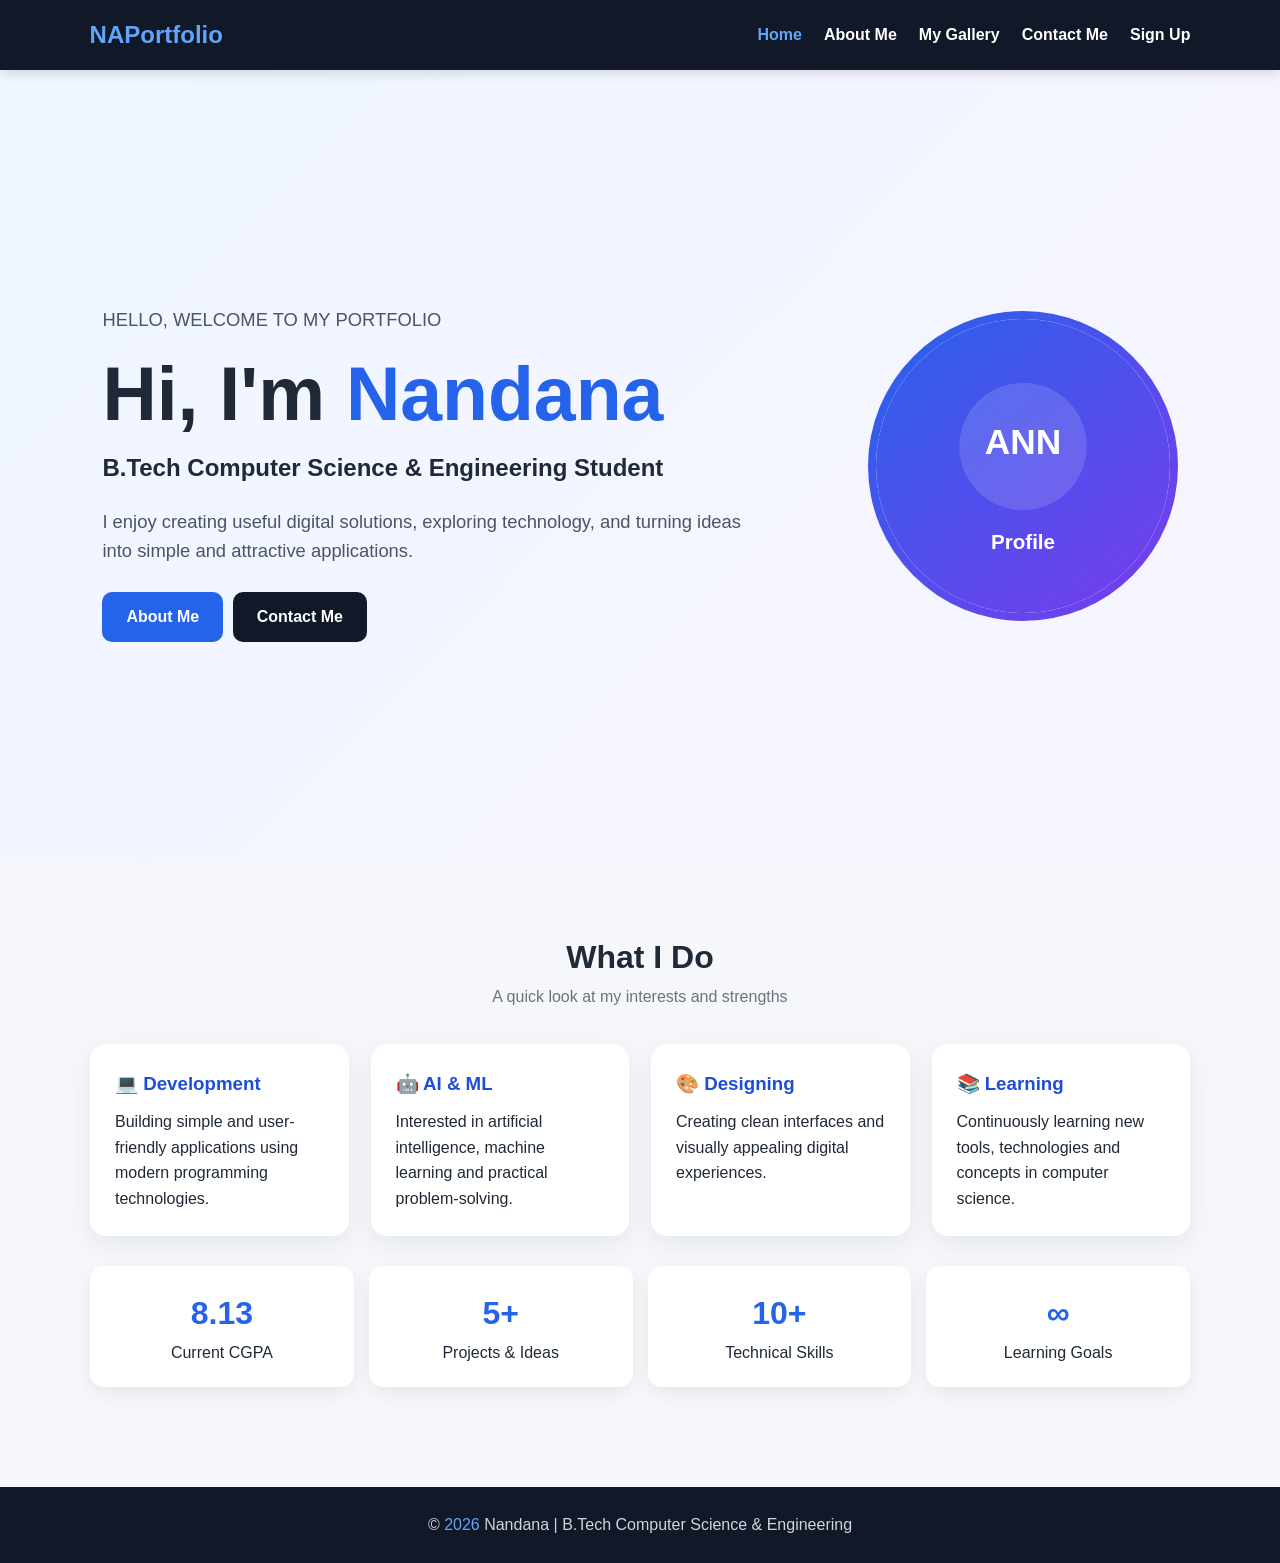
<file: index.html>
<!DOCTYPE html>
<html lang="en">
<head>
<meta charset="UTF-8">
<meta name="viewport" content="width=device-width, initial-scale=1.0">
<meta name="description" content="Nandana personal portfolio website">
<title>Home | Nandana</title>
<link rel="stylesheet" href="css/style.css">
</head>
<body>
<nav class="navbar">
<a class="logo" href="index.html">NA<span>Portfolio</span></a>
<ul class="nav-links">
<li><a class="active" href="index.html">Home</a></li><li><a class="" href="about.html">About Me</a></li><li><a class="" href="gallery.html">My Gallery</a></li><li><a class="" href="contact.html">Contact Me</a></li><li><a class="" href="signup.html">Sign Up</a></li>
</ul></nav>

<section class="hero">
<div class="hero-text">
<p>HELLO, WELCOME TO MY PORTFOLIO</p>
<h1>Hi, I'm <span>Nandana</span></h1>
<h2>B.Tech Computer Science & Engineering Student</h2>
<p>I enjoy creating useful digital solutions, exploring technology, and turning ideas into simple and attractive applications.</p>
<a class="btn" href="about.html">About Me</a>
<a class="btn secondary" href="contact.html">Contact Me</a>
</div>
<div class="hero-image">
<img src="images/profile.svg" alt="Profile illustration">
</div>
</section>
<section class="container">
<div class="section-title"><h2>What I Do</h2><p>A quick look at my interests and strengths</p></div>
<div class="cards">
<div class="card"><h3>💻 Development</h3><p>Building simple and user-friendly applications using modern programming technologies.</p></div>
<div class="card"><h3>🤖 AI & ML</h3><p>Interested in artificial intelligence, machine learning and practical problem-solving.</p></div>
<div class="card"><h3>🎨 Designing</h3><p>Creating clean interfaces and visually appealing digital experiences.</p></div>
<div class="card"><h3>📚 Learning</h3><p>Continuously learning new tools, technologies and concepts in computer science.</p></div>
</div>
<div class="stats">
<div class="stat"><strong>8.13</strong>Current CGPA</div>
<div class="stat"><strong>5+</strong>Projects & Ideas</div>
<div class="stat"><strong>10+</strong>Technical Skills</div>
<div class="stat"><strong>∞</strong>Learning Goals</div>
</div>
</section>

<footer>© <span class="year"></span> Nandana | B.Tech Computer Science & Engineering</footer>
<script src="js/script.js"></script>
</body>
</html>
</file>
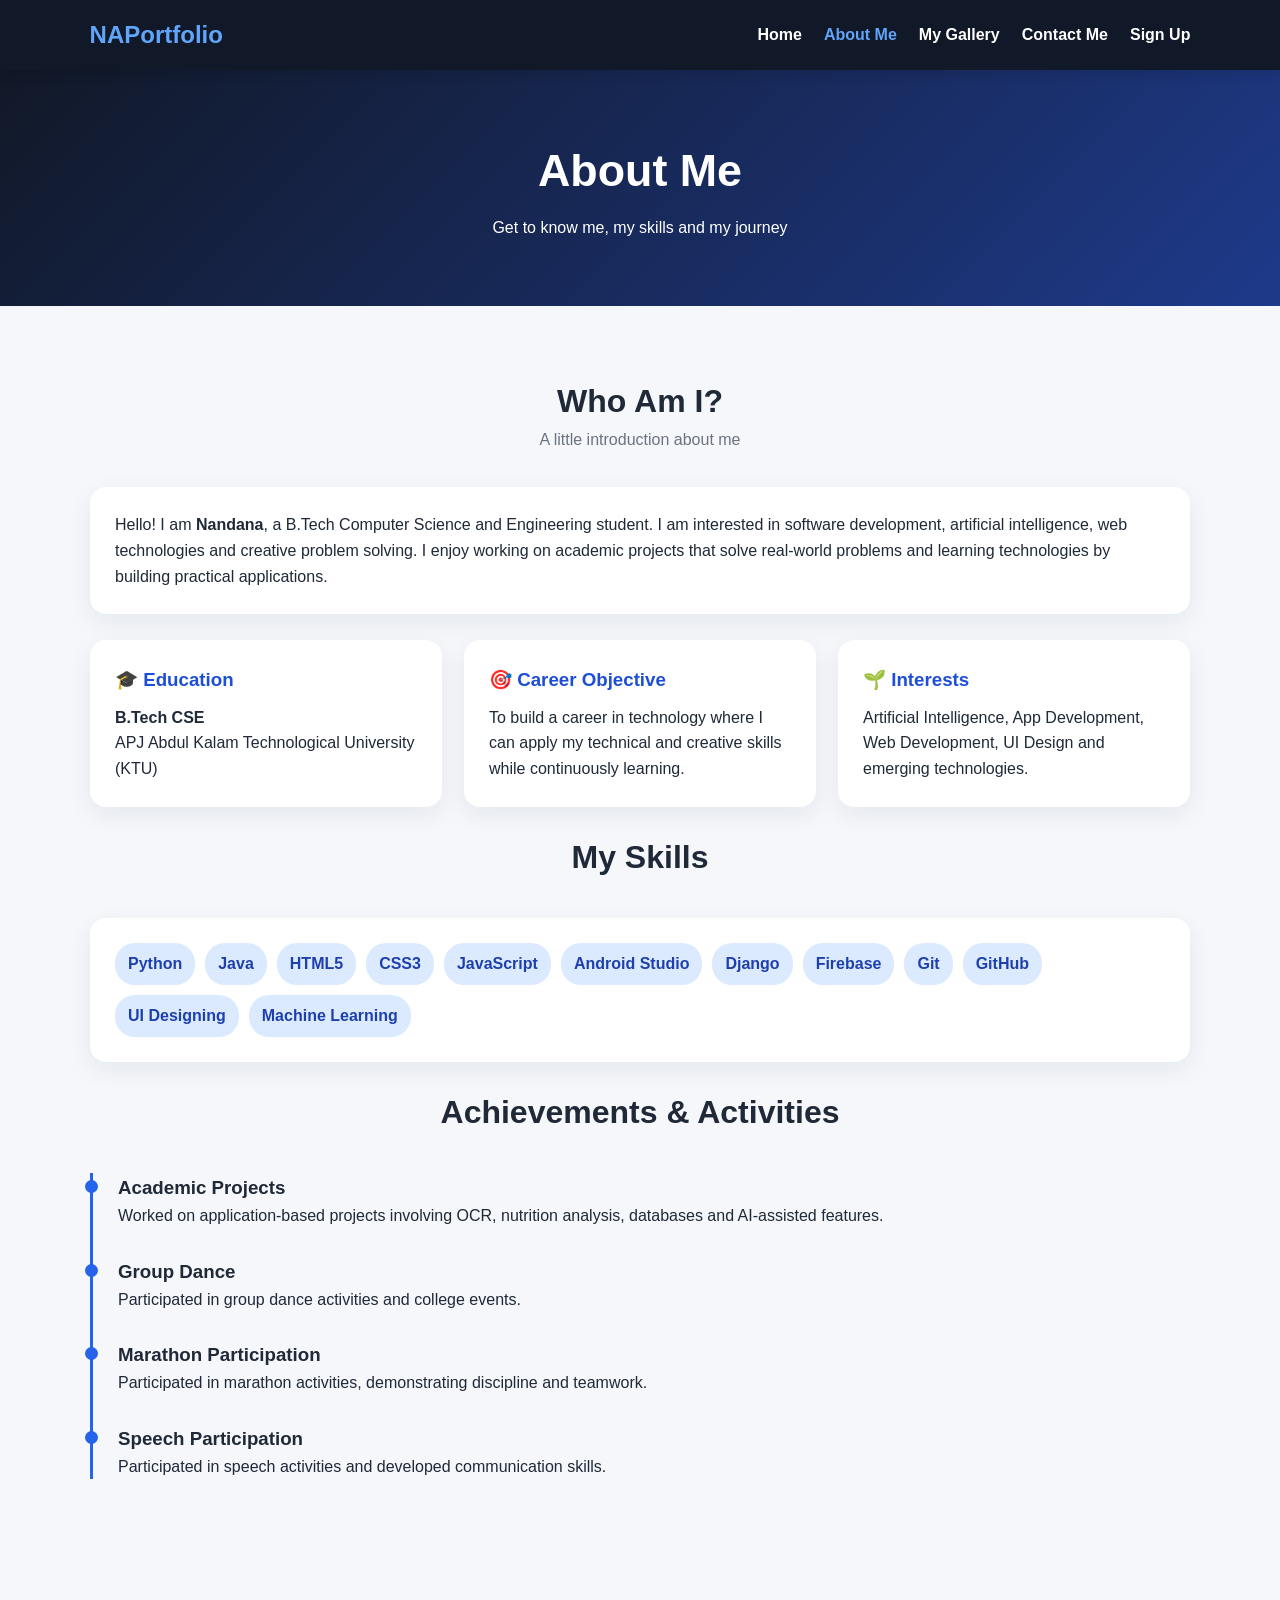
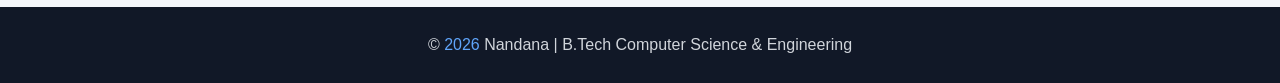
<file: about.html>
<!DOCTYPE html>
<html lang="en">
<head>
<meta charset="UTF-8">
<meta name="viewport" content="width=device-width, initial-scale=1.0">
<meta name="description" content="Nandana personal portfolio website">
<title>About Me | Nandana</title>
<link rel="stylesheet" href="css/style.css">
</head>
<body>
<nav class="navbar">
<a class="logo" href="index.html">NA<span>Portfolio</span></a>
<ul class="nav-links">
<li><a class="" href="index.html">Home</a></li><li><a class="active" href="about.html">About Me</a></li><li><a class="" href="gallery.html">My Gallery</a></li><li><a class="" href="contact.html">Contact Me</a></li><li><a class="" href="signup.html">Sign Up</a></li>
</ul></nav>

<section class="page-header"><h1>About Me</h1><p>Get to know me, my skills and my journey</p></section>
<section class="container">
<div class="section-title"><h2>Who Am I?</h2><p>A little introduction about me</p></div>
<div class="card">
<p>Hello! I am <strong>Nandana</strong>, a B.Tech Computer Science and Engineering student. I am interested in software development, artificial intelligence, web technologies and creative problem solving. I enjoy working on academic projects that solve real-world problems and learning technologies by building practical applications.</p>
</div>
<br>
<div class="cards">
<div class="card"><h3>🎓 Education</h3><p><strong>B.Tech CSE</strong><br>APJ Abdul Kalam Technological University (KTU)</p></div>
<div class="card"><h3>🎯 Career Objective</h3><p>To build a career in technology where I can apply my technical and creative skills while continuously learning.</p></div>
<div class="card"><h3>🌱 Interests</h3><p>Artificial Intelligence, App Development, Web Development, UI Design and emerging technologies.</p></div>
</div>
<br>
<div class="section-title"><h2>My Skills</h2></div>
<div class="card"><div class="skills">
<span class="skill">Python</span><span class="skill">Java</span><span class="skill">HTML5</span><span class="skill">CSS3</span><span class="skill">JavaScript</span><span class="skill">Android Studio</span><span class="skill">Django</span><span class="skill">Firebase</span><span class="skill">Git</span><span class="skill">GitHub</span><span class="skill">UI Designing</span><span class="skill">Machine Learning</span>
</div></div>
<br>
<div class="section-title"><h2>Achievements & Activities</h2></div>
<div class="timeline">
<div class="timeline-item"><h3>Academic Projects</h3><p>Worked on application-based projects involving OCR, nutrition analysis, databases and AI-assisted features.</p></div>
<div class="timeline-item"><h3>Group Dance</h3><p>Participated in group dance activities and college events.</p></div>
<div class="timeline-item"><h3>Marathon Participation</h3><p>Participated in marathon activities, demonstrating discipline and teamwork.</p></div>
<div class="timeline-item"><h3>Speech Participation</h3><p>Participated in speech activities and developed communication skills.</p></div>
</div>
</section>

<footer>© <span class="year"></span> Nandana | B.Tech Computer Science & Engineering</footer>
<script src="js/script.js"></script>
</body>
</html>
</file>
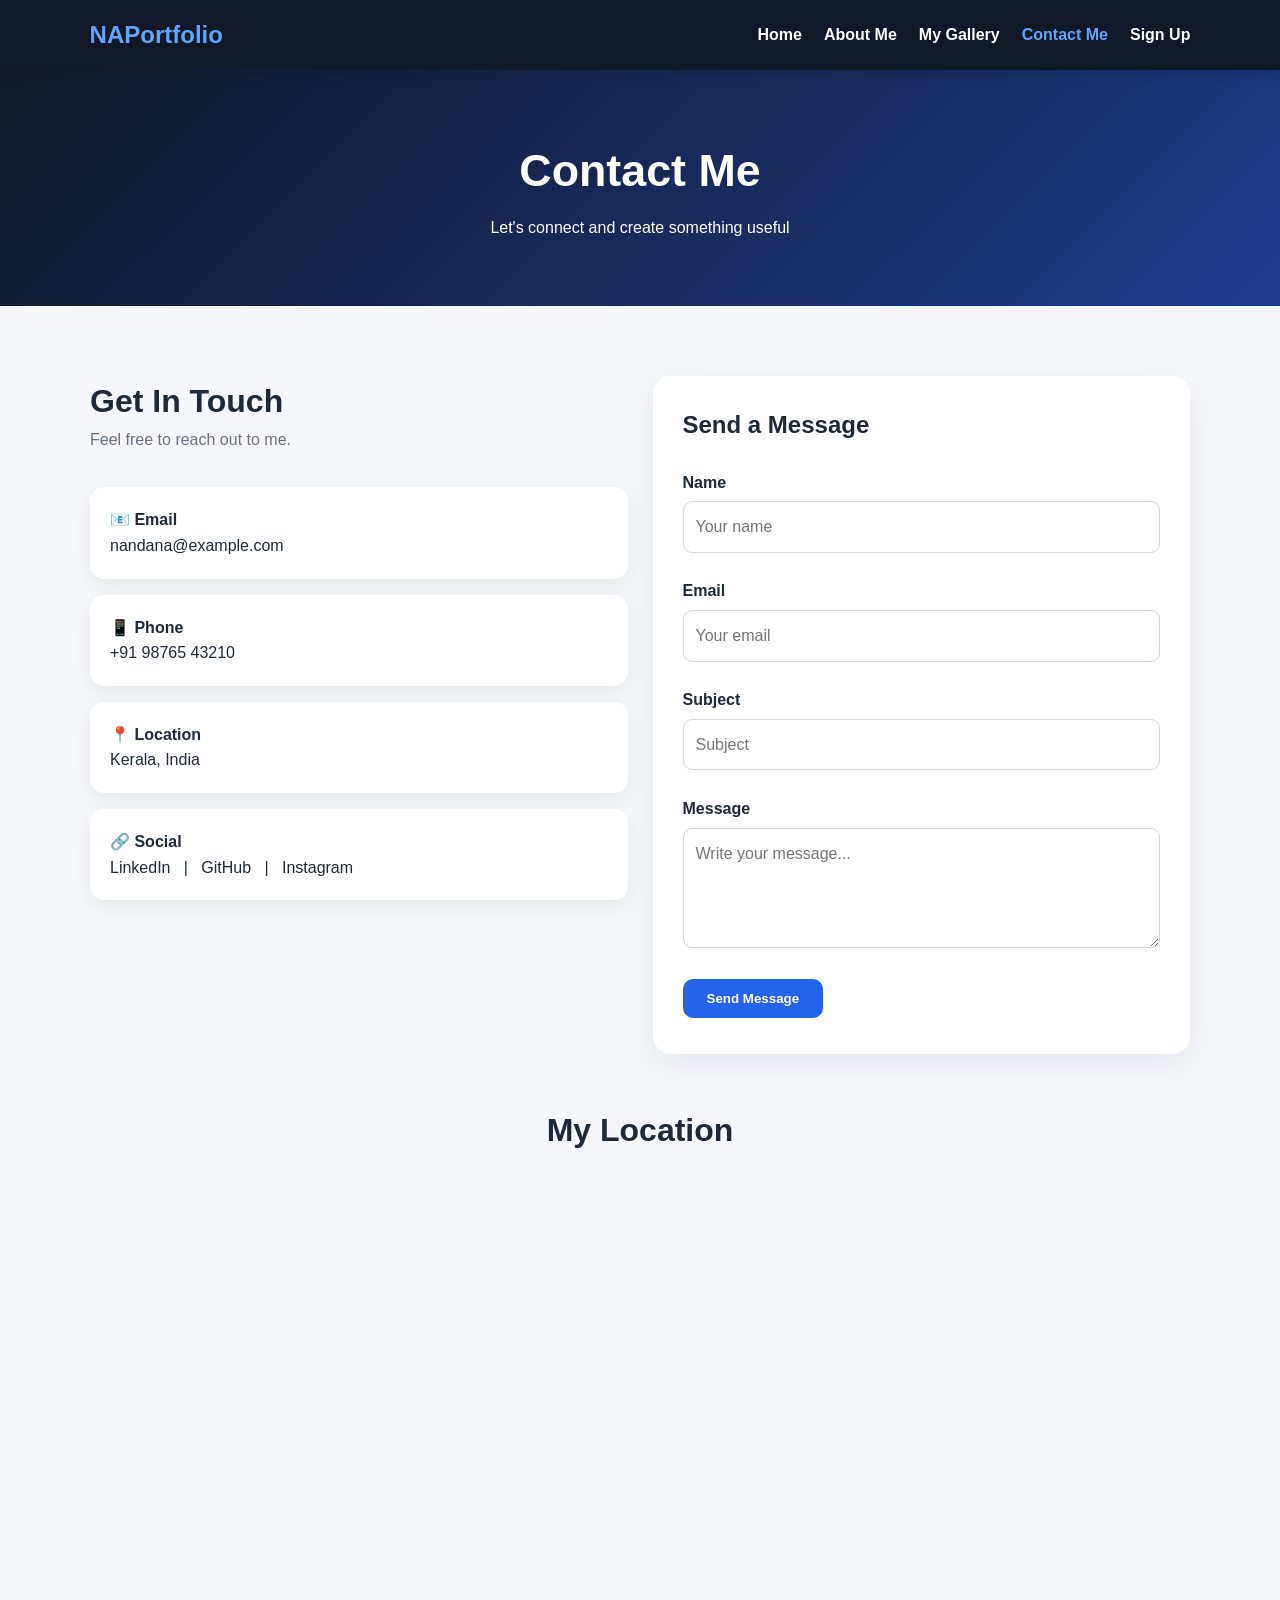
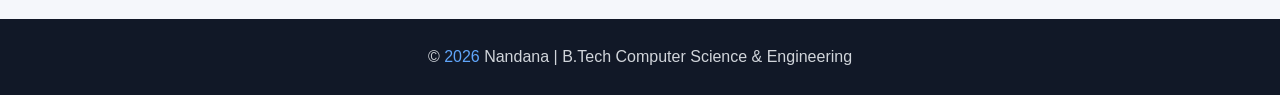
<file: contact.html>
<!DOCTYPE html>
<html lang="en">
<head>
<meta charset="UTF-8">
<meta name="viewport" content="width=device-width, initial-scale=1.0">
<meta name="description" content="Nandana personal portfolio website">
<title>Contact Me | Nandana</title>
<link rel="stylesheet" href="css/style.css">
</head>
<body>
<nav class="navbar">
<a class="logo" href="index.html">NA<span>Portfolio</span></a>
<ul class="nav-links">
<li><a class="" href="index.html">Home</a></li><li><a class="" href="about.html">About Me</a></li><li><a class="" href="gallery.html">My Gallery</a></li><li><a class="active" href="contact.html">Contact Me</a></li><li><a class="" href="signup.html">Sign Up</a></li>
</ul></nav>

<section class="page-header"><h1>Contact Me</h1><p>Let's connect and create something useful</p></section>
<section class="container">
<div class="contact-grid">
<div>
<div class="section-title" style="text-align:left"><h2>Get In Touch</h2><p>Feel free to reach out to me.</p></div>
<div class="contact-info">
<div class="contact-item"><strong>📧 Email</strong><p>nandana@example.com</p></div>
<div class="contact-item"><strong>📱 Phone</strong><p>+91 98765 43210</p></div>
<div class="contact-item"><strong>📍 Location</strong><p>Kerala, India</p></div>
<div class="contact-item"><strong>🔗 Social</strong><p>LinkedIn &nbsp; | &nbsp; GitHub &nbsp; | &nbsp; Instagram</p></div>
</div>
</div>
<div class="form-box">
<h2>Send a Message</h2><br>
<form>
<div class="field"><label for="cname">Name</label><input id="cname" type="text" placeholder="Your name"></div><br>
<div class="field"><label for="cemail">Email</label><input id="cemail" type="email" placeholder="Your email"></div><br>
<div class="field"><label for="subject">Subject</label><input id="subject" type="text" placeholder="Subject"></div><br>
<div class="field"><label for="message">Message</label><textarea id="message" placeholder="Write your message..."></textarea></div>
<br><button class="btn" type="submit">Send Message</button>
<div class="notice"></div>
</form>
</div>
</div>
<br><br>
<div class="section-title"><h2>My Location</h2></div>
<iframe class="map" src="https://www.google.com/maps?q=Thrissur,Kerala,India&output=embed" loading="lazy" title="Map showing Kerala, India"></iframe>
</section>

<footer>© <span class="year"></span> Nandana | B.Tech Computer Science & Engineering</footer>
<script src="js/script.js"></script>
</body>
</html>
</file>
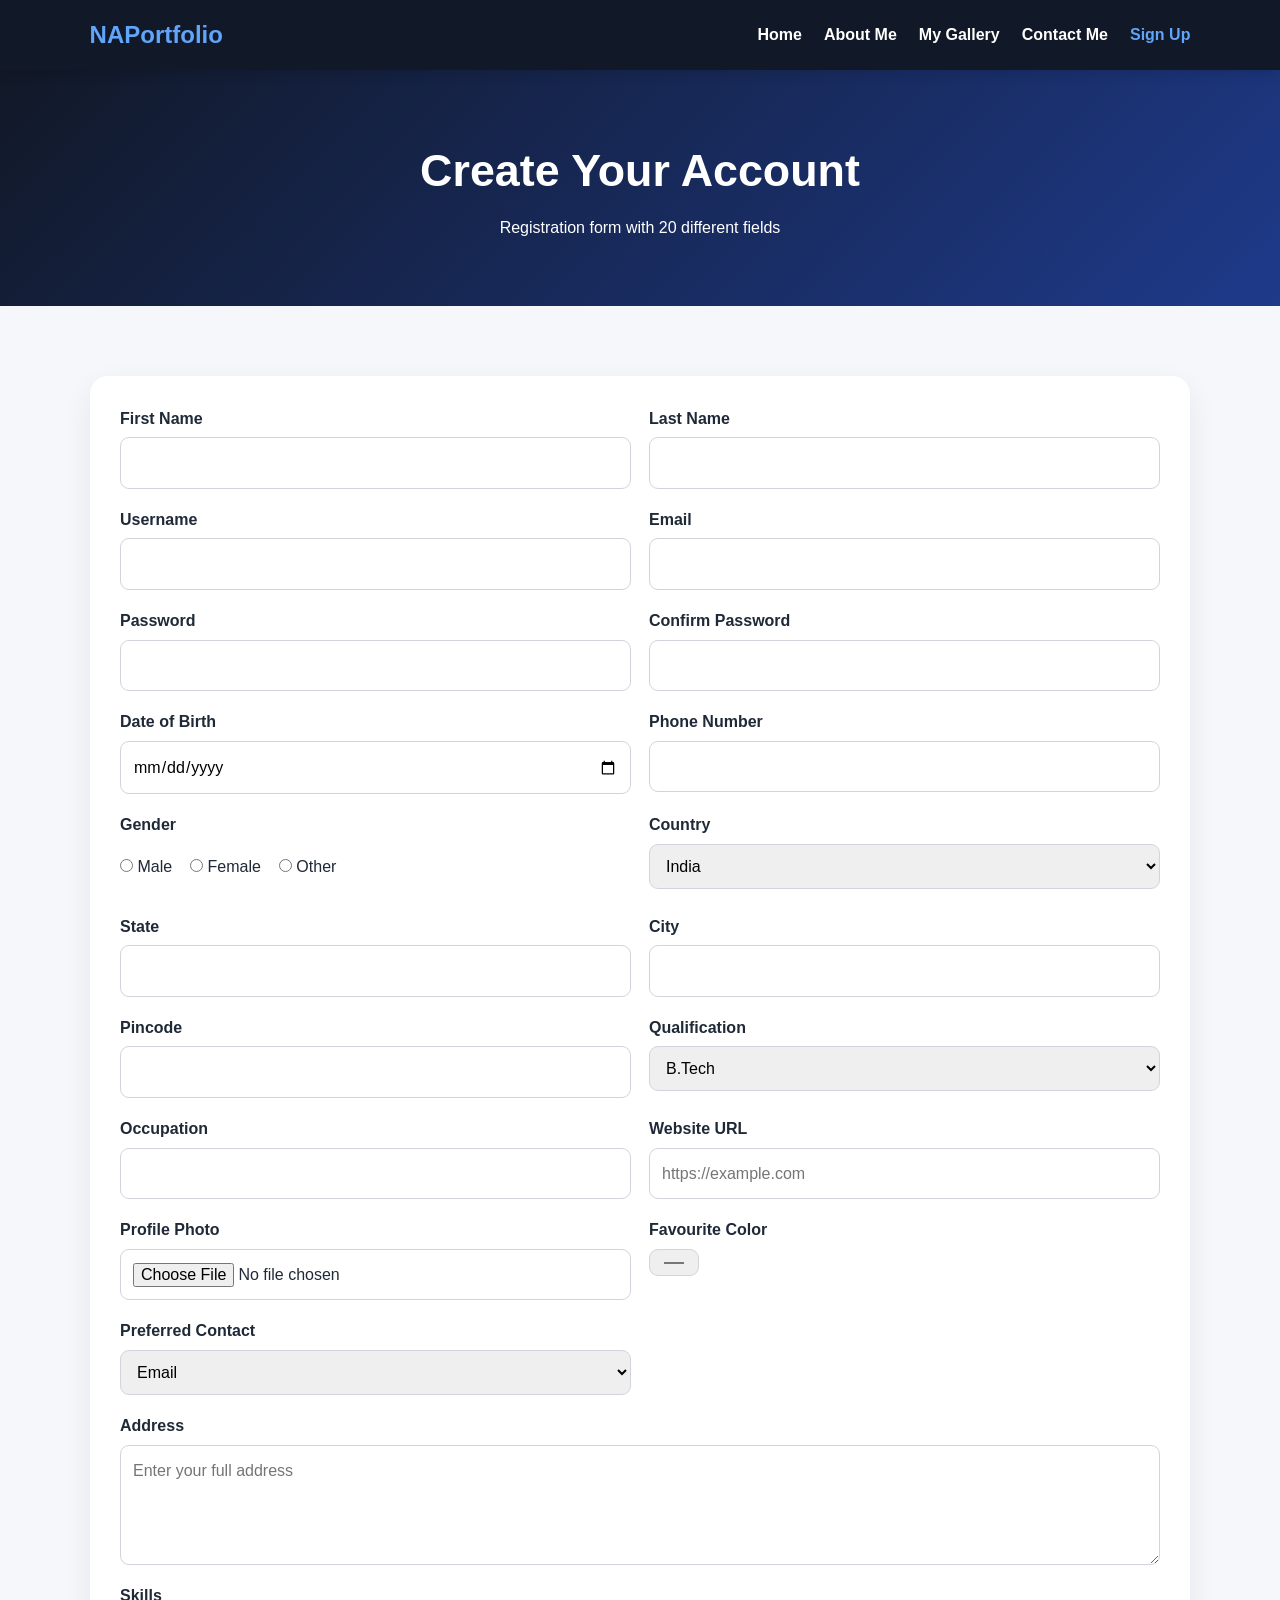
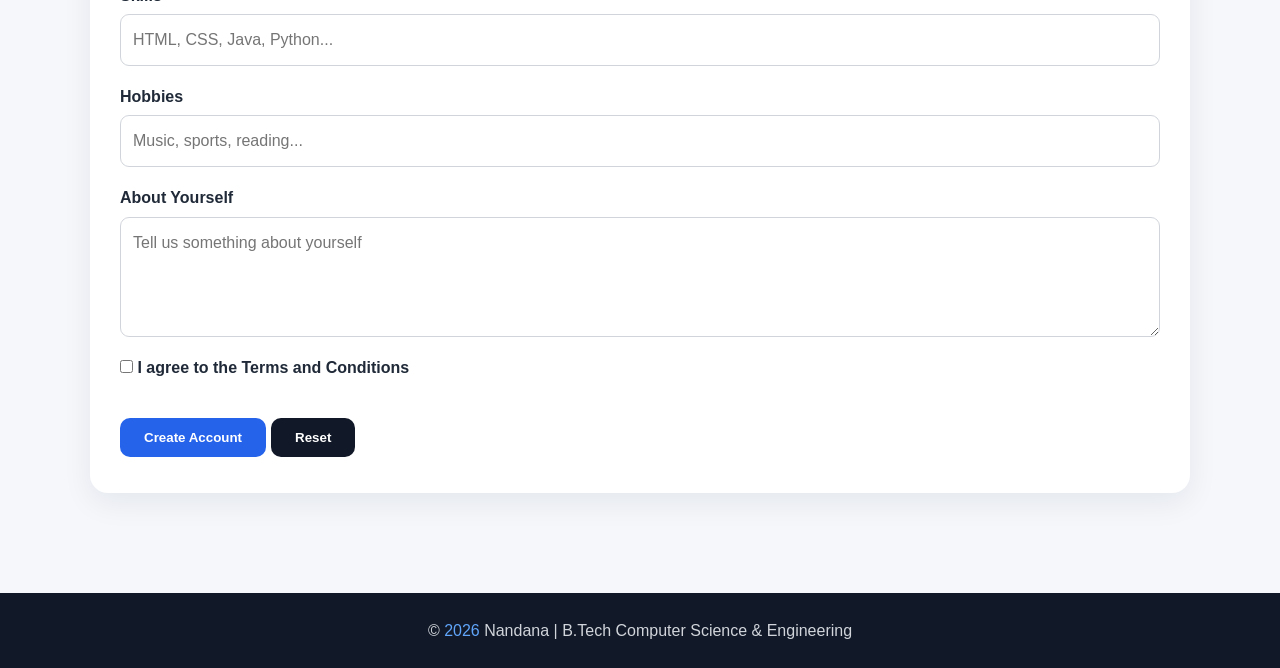
<file: signup.html>
<!DOCTYPE html>
<html lang="en">
<head>
<meta charset="UTF-8">
<meta name="viewport" content="width=device-width, initial-scale=1.0">
<meta name="description" content="Nandana personal portfolio website">
<title>Sign Up | Nandana</title>
<link rel="stylesheet" href="css/style.css">
</head>
<body>
<nav class="navbar">
<a class="logo" href="index.html">NA<span>Portfolio</span></a>
<ul class="nav-links">
<li><a class="" href="index.html">Home</a></li><li><a class="" href="about.html">About Me</a></li><li><a class="" href="gallery.html">My Gallery</a></li><li><a class="" href="contact.html">Contact Me</a></li><li><a class="active" href="signup.html">Sign Up</a></li>
</ul></nav>

<section class="page-header"><h1>Create Your Account</h1><p>Registration form with 20 different fields</p></section>
<section class="container">
<div class="form-box">
<form>
<div class="form-grid">
<div class="field"><label>First Name</label><input type="text" name="firstName"></div>
<div class="field"><label>Last Name</label><input type="text" name="lastName"></div>
<div class="field"><label>Username</label><input type="text" name="username"></div>
<div class="field"><label>Email</label><input type="email" name="email"></div>
<div class="field"><label>Password</label><input type="password" name="password"></div>
<div class="field"><label>Confirm Password</label><input type="password" name="confirmPassword"></div>
<div class="field"><label>Date of Birth</label><input type="date" name="dob"></div>
<div class="field"><label>Phone Number</label><input type="tel" name="phone"></div>
<div class="field"><label>Gender</label><div class="radio-group"><label><input type="radio" name="gender" value="Male"> Male</label><label><input type="radio" name="gender" value="Female"> Female</label><label><input type="radio" name="gender" value="Other"> Other</label></div></div>
<div class="field"><label>Country</label><select name="country"><option>India</option><option>USA</option><option>UK</option><option>Australia</option><option>Other</option></select></div>
<div class="field"><label>State</label><input type="text" name="state"></div>
<div class="field"><label>City</label><input type="text" name="city"></div>
<div class="field"><label>Pincode</label><input type="text" name="pincode"></div>
<div class="field"><label>Qualification</label><select name="qualification"><option>B.Tech</option><option>BCA</option><option>B.Sc</option><option>MCA</option><option>M.Tech</option><option>Other</option></select></div>
<div class="field"><label>Occupation</label><input type="text" name="occupation"></div>
<div class="field"><label>Website URL</label><input type="url" name="website" placeholder="https://example.com"></div>
<div class="field"><label>Profile Photo</label><input type="file" name="photo" accept="image/*"></div>
<div class="field"><label>Favourite Color</label><input type="color" name="color" value="#2563eb"></div>
<div class="field"><label>Preferred Contact</label><select name="contact"><option>Email</option><option>Phone</option><option>WhatsApp</option></select></div>
<div class="field full"><label>Address</label><textarea name="address" placeholder="Enter your full address"></textarea></div>
<div class="field full"><label>Skills</label><input type="text" name="skills" placeholder="HTML, CSS, Java, Python..."></div>
<div class="field full"><label>Hobbies</label><input type="text" name="hobbies" placeholder="Music, sports, reading..."></div>
<div class="field full"><label>About Yourself</label><textarea name="about" placeholder="Tell us something about yourself"></textarea></div>
<div class="field full"><label><input type="checkbox" name="terms"> I agree to the Terms and Conditions</label></div>
</div>
<br><button class="btn" type="submit">Create Account</button><button class="btn secondary" type="reset">Reset</button>
<div class="notice"></div>
</form>
</div>
</section>

<footer>© <span class="year"></span> Nandana | B.Tech Computer Science & Engineering</footer>
<script src="js/script.js"></script>
</body>
</html>
</file>
<file: css/style.css>
*{margin:0;padding:0;box-sizing:border-box}
html{scroll-behavior:smooth}
body{font-family:Arial,Helvetica,sans-serif;background:#f5f7fb;color:#1f2937;line-height:1.6}
a{text-decoration:none;color:inherit}
.navbar{position:sticky;top:0;z-index:1000;background:#111827;color:white;display:flex;justify-content:space-between;align-items:center;padding:16px 7%;box-shadow:0 3px 12px #0002}
.logo{font-size:1.5rem;font-weight:800;color:#60a5fa}
.nav-links{display:flex;gap:22px;list-style:none;flex-wrap:wrap}
.nav-links a{font-weight:600;transition:.3s}
.nav-links a:hover,.nav-links a.active{color:#60a5fa}
.hero{min-height:88vh;display:flex;align-items:center;justify-content:space-between;gap:50px;padding:70px 8%;background:linear-gradient(135deg,#eef6ff,#f8f5ff)}
.hero-text{max-width:650px;animation:slideIn 1s ease}
.hero h1{font-size:clamp(2.5rem,6vw,4.7rem);line-height:1.05;margin:15px 0}
.hero h1 span{color:#2563eb}
.hero p{font-size:1.15rem;color:#4b5563;margin:20px 0}
.hero-image{width:310px;height:310px;border-radius:50%;background:linear-gradient(135deg,#2563eb,#7c3aed);padding:8px;animation:float 4s ease-in-out infinite}
.hero-image img{width:100%;height:100%;border-radius:50%;object-fit:cover;background:white}
.btn{display:inline-block;padding:12px 24px;border-radius:10px;background:#2563eb;color:white;font-weight:700;margin:6px 5px 6px 0;transition:.3s;border:none;cursor:pointer}
.btn:hover{transform:translateY(-3px);background:#1d4ed8;box-shadow:0 8px 18px #2563eb44}
.btn.secondary{background:#111827}
.container{width:min(1100px,90%);margin:auto;padding:70px 0}
.page-header{text-align:center;padding:65px 20px;background:linear-gradient(135deg,#111827,#1e3a8a);color:white}
.page-header h1{font-size:2.8rem;margin-bottom:8px}
.section-title{text-align:center;margin-bottom:35px}
.section-title h2{font-size:2rem}
.section-title p{color:#6b7280}
.cards{display:grid;grid-template-columns:repeat(auto-fit,minmax(220px,1fr));gap:22px}
.card{background:white;padding:25px;border-radius:16px;box-shadow:0 8px 25px #11182712;transition:.3s}
.card:hover{transform:translateY(-7px);box-shadow:0 14px 30px #11182720}
.card h3{margin-bottom:10px;color:#1d4ed8}
.skills{display:flex;flex-wrap:wrap;gap:10px}
.skill{background:#dbeafe;color:#1e40af;padding:8px 13px;border-radius:20px;font-weight:600}
.timeline{border-left:3px solid #2563eb;padding-left:25px}
.timeline-item{margin-bottom:28px;position:relative}
.timeline-item:before{content:"";position:absolute;width:13px;height:13px;background:#2563eb;border-radius:50%;left:-33px;top:7px}
.gallery{display:grid;grid-template-columns:repeat(auto-fit,minmax(230px,1fr));gap:20px}
.gallery-item{overflow:hidden;border-radius:15px;background:white;box-shadow:0 8px 22px #0001}
.gallery-item img{width:100%;height:230px;object-fit:cover;display:block;transition:.5s}
.gallery-item:hover img{transform:scale(1.08)}
.gallery-caption{padding:14px;font-weight:700}
.form-box{background:white;padding:30px;border-radius:18px;box-shadow:0 10px 30px #11182712}
.form-grid{display:grid;grid-template-columns:repeat(2,1fr);gap:18px}
.field{display:flex;flex-direction:column}
.field.full{grid-column:1/-1}
label{font-weight:700;margin-bottom:6px}
input,select,textarea{font:inherit;padding:12px;border:1px solid #d1d5db;border-radius:9px;outline:none}
input:focus,select:focus,textarea:focus{border-color:#2563eb;box-shadow:0 0 0 3px #2563eb18}
textarea{min-height:120px;resize:vertical}
.radio-group{display:flex;gap:18px;flex-wrap:wrap;padding:10px 0}
.radio-group label{font-weight:normal}
.contact-grid{display:grid;grid-template-columns:1fr 1fr;gap:25px}
.contact-info{display:grid;gap:16px}
.contact-item{background:white;padding:20px;border-radius:14px;box-shadow:0 6px 20px #0001}
.map{width:100%;height:320px;border:0;border-radius:14px}
footer{background:#111827;color:#d1d5db;text-align:center;padding:25px;margin-top:30px}
footer span{color:#60a5fa}
.notice{display:none;margin-top:15px;padding:12px;background:#dcfce7;color:#166534;border-radius:8px}
.stats{display:grid;grid-template-columns:repeat(4,1fr);gap:15px;margin-top:30px}
.stat{background:white;padding:22px;text-align:center;border-radius:14px;box-shadow:0 6px 18px #0001}
.stat strong{display:block;font-size:2rem;color:#2563eb}
@keyframes slideIn{from{opacity:0;transform:translateX(-35px)}to{opacity:1;transform:translateX(0)}}
@keyframes float{0%,100%{transform:translateY(0)}50%{transform:translateY(-12px)}}
@media(max-width:750px){
 .navbar{flex-direction:column;gap:12px}.nav-links{justify-content:center;gap:13px}
 .hero{flex-direction:column;text-align:center}.hero-image{width:240px;height:240px}
 .form-grid,.contact-grid{grid-template-columns:1fr}.stats{grid-template-columns:repeat(2,1fr)}
 .field.full{grid-column:auto}
}
</file>
